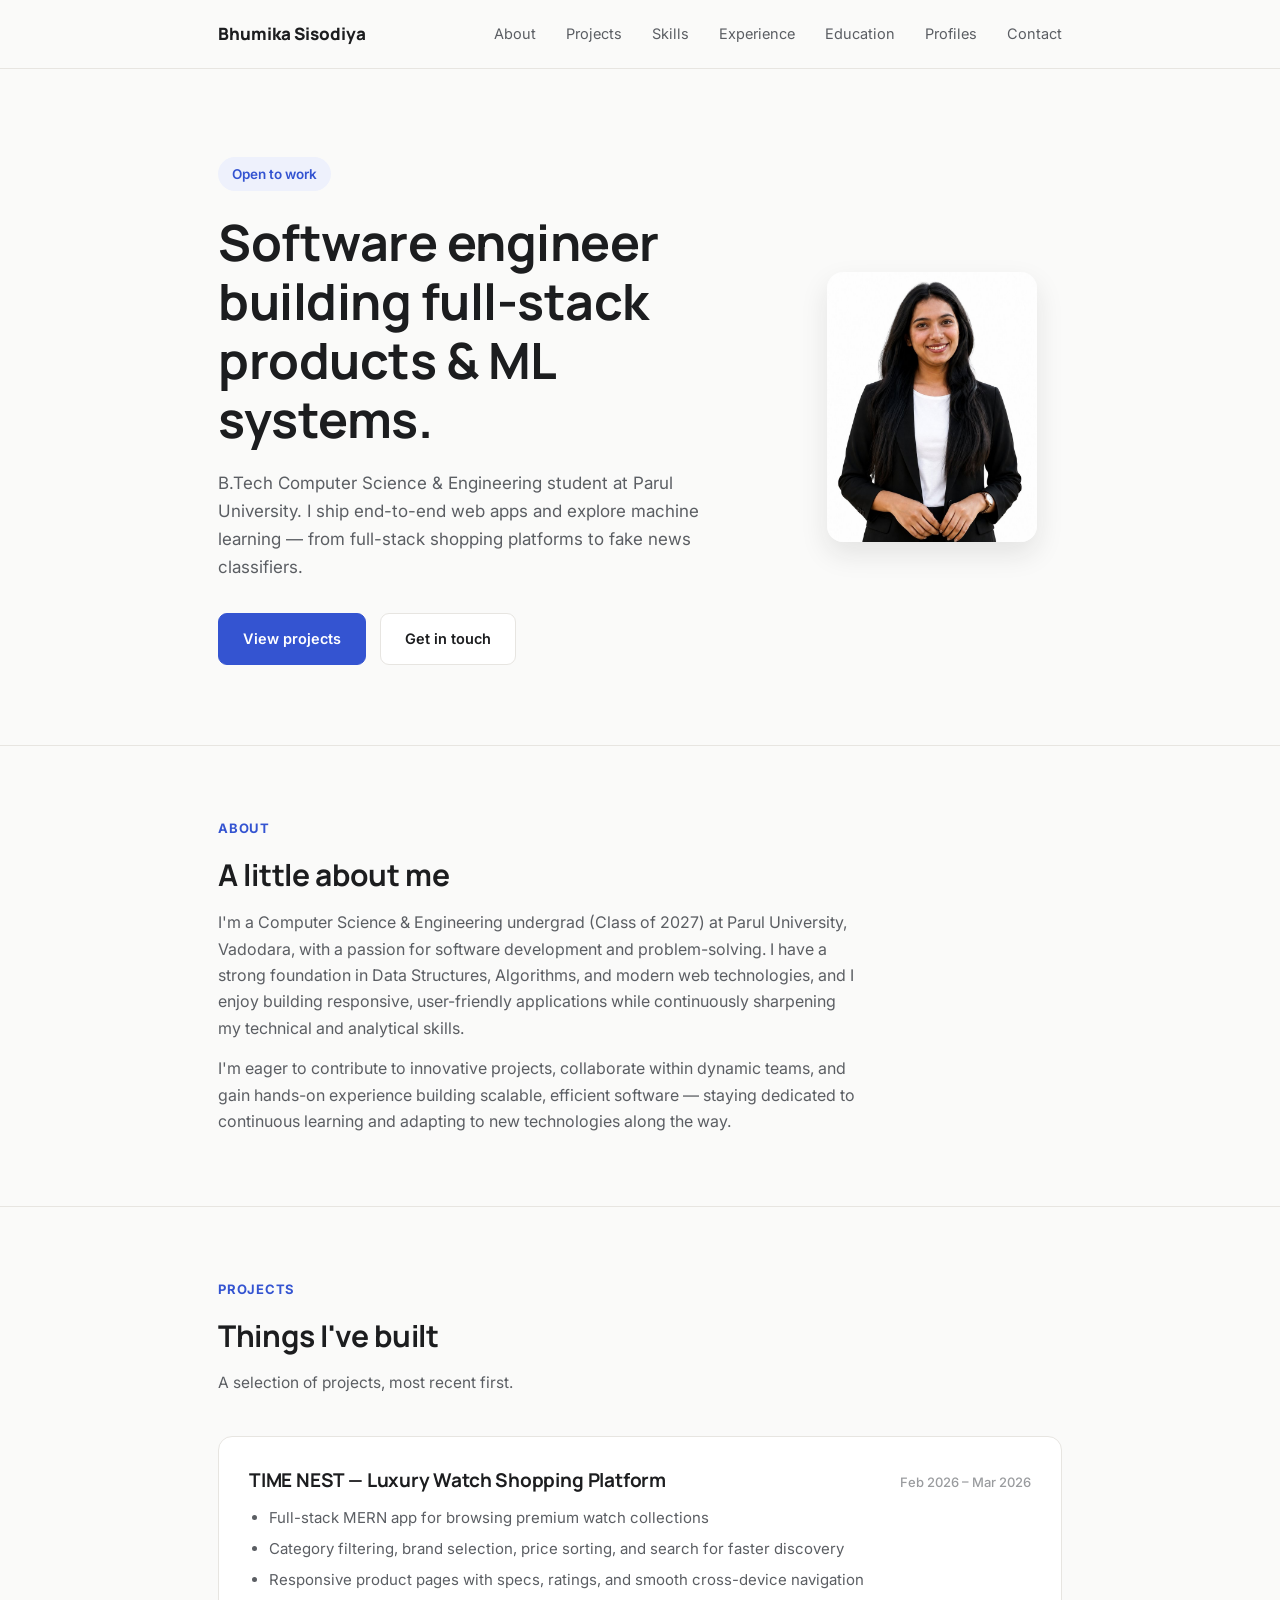
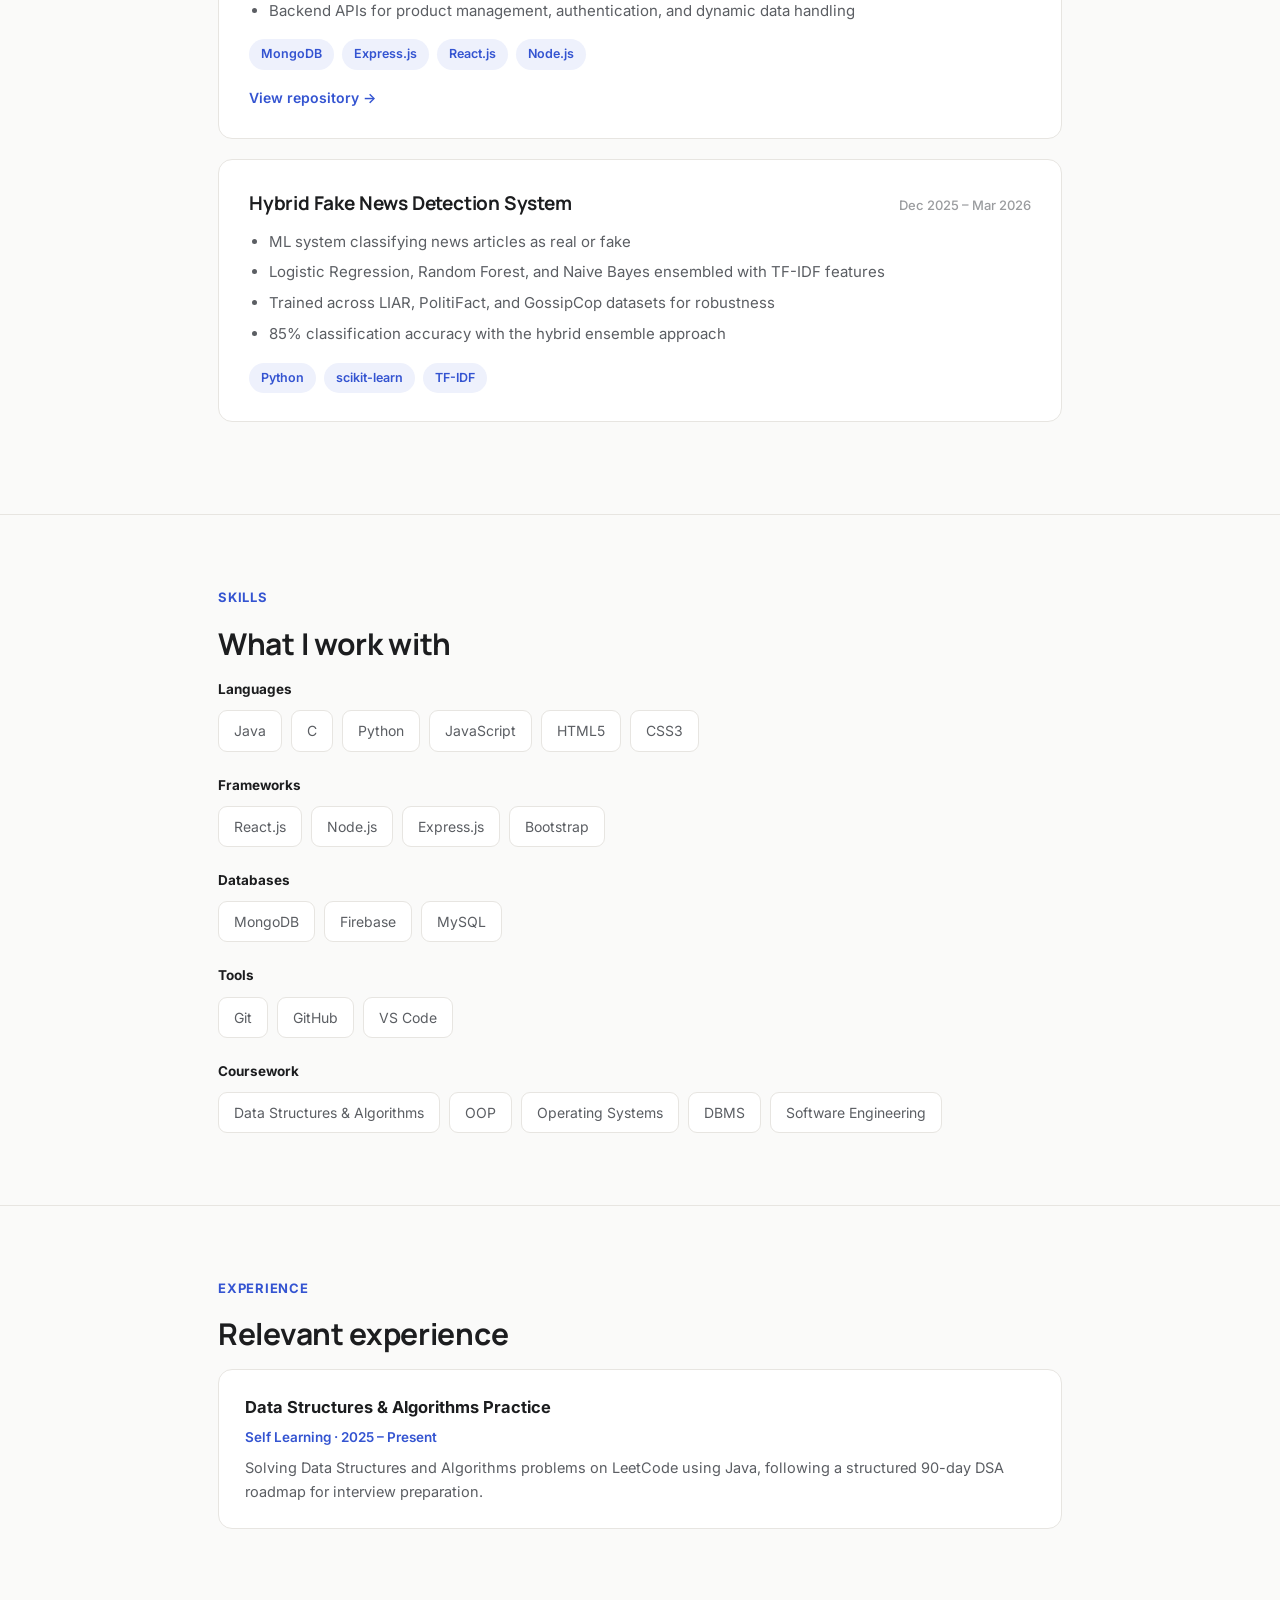
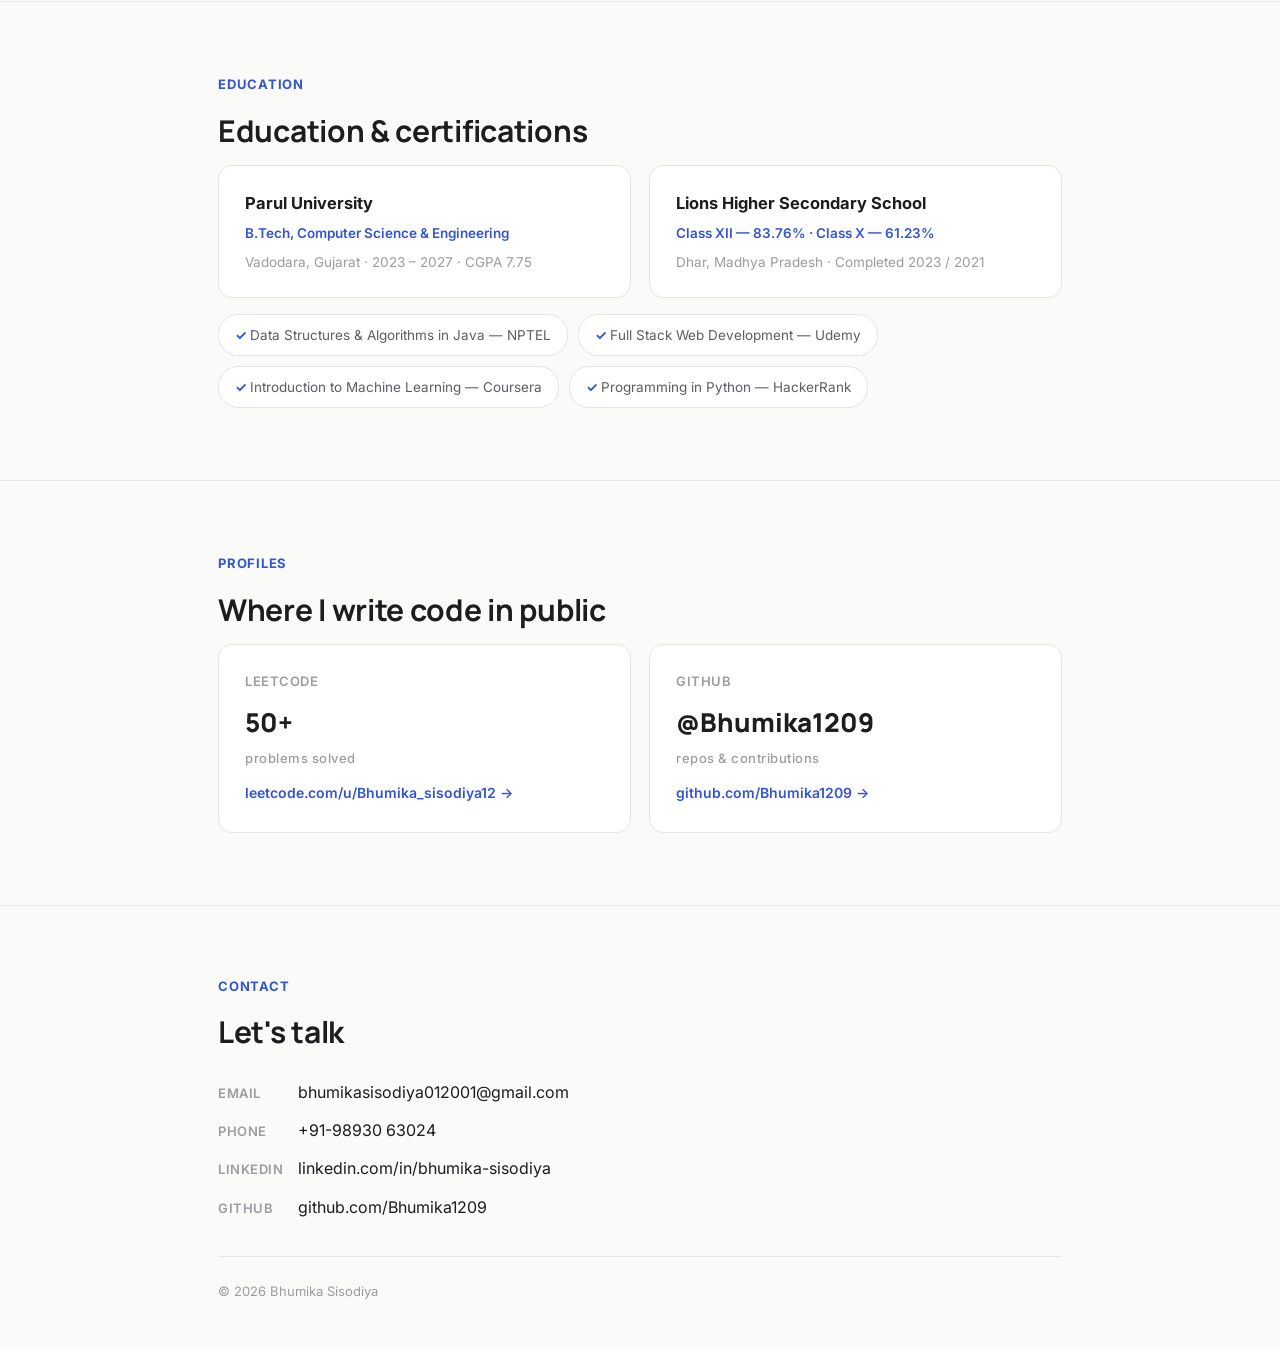
<file: bhumika-portfolio (3).html>
<!DOCTYPE html>
<html lang="en">
<head>
<meta charset="UTF-8">
<meta name="viewport" content="width=device-width, initial-scale=1.0">
<title>Bhumika Sisodiya — Software Engineer</title>
<link rel="preconnect" href="https://fonts.googleapis.com">
<link href="https://fonts.googleapis.com/css2?family=Manrope:wght@500;600;700;800&family=Inter:wght@400;500;600&display=swap" rel="stylesheet">
<style>
  :root{
    --bg:#FAFAF9;
    --surface:#FFFFFF;
    --line:#E7E5E1;
    --text:#1C1D1F;
    --text-dim:#5B5E63;
    --text-faint:#9A9C9F;
    --accent:#3454D1;
    --accent-soft:#EEF1FC;
    --radius:14px;
  }
  *{box-sizing:border-box; margin:0; padding:0;}
  html{scroll-behavior:smooth;}
  body{
    background:var(--bg);
    color:var(--text);
    font-family:'Inter',sans-serif;
    line-height:1.65;
  }
  ::selection{background:var(--accent); color:#fff;}
  a{color:inherit; text-decoration:none;}
  h1,h2,h3{font-family:'Manrope',sans-serif; font-weight:700; letter-spacing:-0.01em; color:var(--text);}
  .wrap{max-width:900px; margin:0 auto; padding:0 28px;}
  :focus-visible{outline:2px solid var(--accent); outline-offset:3px; border-radius:4px;}

  nav{
    position:sticky; top:0; z-index:50;
    background:rgba(250,250,249,0.9);
    backdrop-filter:blur(8px);
    border-bottom:1px solid var(--line);
  }
  nav .wrap{display:flex; align-items:center; justify-content:space-between; height:68px;}
  .logo{font-family:'Manrope',sans-serif; font-weight:800; font-size:17px;}
  .navlinks{display:none; gap:30px; font-size:14.5px; color:var(--text-dim);}
  .navlinks a{transition:color .2s;}
  .navlinks a:hover{color:var(--accent);}
  @media(min-width:720px){.navlinks{display:flex;}}

  /* HERO */
  .hero{padding:88px 0 80px;}
  .hero-grid{display:grid; grid-template-columns:1fr; gap:44px; align-items:center;}
  @media(min-width:800px){.hero-grid{grid-template-columns:1.35fr 0.65fr;}}
  .eyebrow-tag{
    display:inline-block; font-size:13.5px; font-weight:600; color:var(--accent);
    background:var(--accent-soft); padding:6px 14px; border-radius:20px; margin-bottom:22px;
  }
  .hero h1{font-size:clamp(32px,5.2vw,50px); line-height:1.18; max-width:620px;}
  .hero p.lede{margin-top:20px; max-width:520px; color:var(--text-dim); font-size:17px;}
  .hero-actions{display:flex; gap:14px; margin-top:32px; flex-wrap:wrap;}
  .btn{
    font-size:14.5px; font-weight:600; padding:13px 24px; border-radius:9px;
    display:inline-flex; align-items:center; gap:8px; border:1px solid var(--line);
    transition:all .2s ease;
  }
  .btn-primary{background:var(--accent); color:#fff; border-color:var(--accent);}
  .btn-primary:hover{background:#2c46b3;}
  .btn-ghost{background:var(--surface); color:var(--text);}
  .btn-ghost:hover{border-color:var(--accent); color:var(--accent);}

  .headshot-wrap{justify-self:center; text-align:center;}
  .headshot-wrap img{
    width:210px; height:270px; object-fit:cover; border-radius:16px;
    box-shadow:0 12px 28px rgba(28,29,31,0.10);
  }
  .headshot-cap{margin-top:14px; font-size:13px; color:var(--text-faint); font-weight:500;}

  section{padding:72px 0;}
  .divider{border-top:1px solid var(--line);}
  .eyebrow{font-size:13px; font-weight:700; color:var(--accent); text-transform:uppercase; letter-spacing:.06em; margin-bottom:10px;}
  .section-title{font-size:clamp(24px,3vw,30px); margin-bottom:10px;}
  .section-sub{color:var(--text-dim); font-size:15.5px; margin-bottom:40px; max-width:560px;}
  .reveal{opacity:0; transform:translateY(14px); transition:opacity .55s ease, transform .55s ease;}
  .reveal.in{opacity:1; transform:translateY(0);}

  .about p{color:var(--text-dim); max-width:640px; font-size:16px;}
  .about p + p{margin-top:14px;}

  /* PROJECTS */
  .project-card{
    background:var(--surface); border:1px solid var(--line); border-radius:var(--radius);
    padding:28px 30px; margin-bottom:20px;
  }
  .project-head{display:flex; flex-wrap:wrap; align-items:baseline; justify-content:space-between; gap:8px; margin-bottom:6px;}
  .project-head h3{font-size:19px;}
  .project-date{font-size:13px; color:var(--text-faint); font-weight:500;}
  .project-card ul{color:var(--text-dim); font-size:15px; padding-left:20px; margin-top:10px;}
  .project-card ul li{margin-bottom:6px;}
  .tag-row{display:flex; flex-wrap:wrap; gap:8px; margin-top:16px;}
  .tag{font-size:12.5px; font-weight:600; color:var(--accent); background:var(--accent-soft); padding:5px 12px; border-radius:16px;}
  .project-link{
    display:inline-flex; align-items:center; gap:6px; margin-top:16px;
    font-size:14px; font-weight:600; color:var(--accent);
  }
  .project-link:hover{text-decoration:underline;}

  /* SKILLS */
  .skill-group{margin-bottom:22px;}
  .skill-group:last-child{margin-bottom:0;}
  .skill-label{font-size:13.5px; font-weight:700; color:var(--text); margin-bottom:10px;}
  .skill-tags{display:flex; flex-wrap:wrap; gap:9px;}
  .skill-pill{font-size:14px; color:var(--text-dim); background:var(--surface); border:1px solid var(--line); padding:8px 15px; border-radius:9px;}

  /* EDUCATION + CERTS */
  .edu-grid{display:grid; gap:18px;}
  @media(min-width:700px){.edu-grid{grid-template-columns:1fr 1fr;}}
  .card{background:var(--surface); border:1px solid var(--line); border-radius:var(--radius); padding:24px 26px;}
  .card h4{font-size:16.5px; margin-bottom:5px;}
  .card .role{color:var(--accent); font-size:13.5px; font-weight:600; margin-bottom:6px;}
  .card .meta{color:var(--text-faint); font-size:13.5px;}

  .certs{margin-top:16px; display:flex; flex-wrap:wrap; gap:10px;}
  .cert-chip{font-size:13.5px; color:var(--text-dim); border:1px solid var(--line); background:var(--surface); padding:9px 16px; border-radius:20px;}
  .cert-chip::before{content:"✓ "; color:var(--accent); font-weight:700;}

  /* PROFILES */
  .profile-grid{display:grid; gap:18px;}
  @media(min-width:700px){.profile-grid{grid-template-columns:1fr 1fr;}}
  .profile-card{background:var(--surface); border:1px solid var(--line); border-radius:var(--radius); padding:26px; transition:box-shadow .2s, transform .2s;}
  .profile-card:hover{box-shadow:0 10px 24px rgba(28,29,31,0.08); transform:translateY(-2px);}
  .profile-card .plabel{color:var(--text-faint); font-size:13px; font-weight:600; text-transform:uppercase; letter-spacing:.04em;}
  .profile-card .stat{font-family:'Manrope',sans-serif; font-weight:800; font-size:26px; margin:8px 0 4px;}
  .profile-card a.visit{display:inline-block; margin-top:12px; font-size:14px; font-weight:600; color:var(--accent);}
  .profile-card a.visit:hover{text-decoration:underline;}

  /* CONTACT / FOOTER */
  footer{padding:70px 0 46px;}
  .contact-list{display:flex; flex-direction:column; gap:12px; margin-bottom:36px;}
  .contact-list a{font-size:16px; color:var(--text); transition:color .2s;}
  .contact-list a:hover{color:var(--accent);}
  .contact-list .k{color:var(--text-faint); font-size:13px; font-weight:600; text-transform:uppercase; letter-spacing:.04em; display:inline-block; width:80px;}
  .foot-bottom{
    display:flex; flex-wrap:wrap; justify-content:space-between; gap:10px;
    padding-top:24px; border-top:1px solid var(--line); color:var(--text-faint); font-size:13px;
  }

  @media (prefers-reduced-motion: reduce){
    *{animation-duration:0.001ms !important; transition-duration:0.001ms !important;}
    html{scroll-behavior:auto;}
  }
</style>
</head>
<body>

<nav>
  <div class="wrap">
    <div class="logo">Bhumika Sisodiya</div>
    <div class="navlinks">
      <a href="#about">About</a>
      <a href="#projects">Projects</a>
      <a href="#skills">Skills</a>
      <a href="#experience">Experience</a>
      <a href="#education">Education</a>
      <a href="#profiles">Profiles</a>
      <a href="#contact">Contact</a>
    </div>
  </div>
</nav>

<header class="hero">
  <div class="wrap">
    <div class="hero-grid">
      <div>
        <span class="eyebrow-tag">Open to work</span>
        <h1>Software engineer building full-stack products &amp; ML systems.</h1>
        <p class="lede">B.Tech Computer Science &amp; Engineering student at Parul University. I ship end-to-end web apps and explore machine learning — from full-stack shopping platforms to fake news classifiers.</p>
        <div class="hero-actions">
          <a class="btn btn-primary" href="#projects">View projects</a>
          <a class="btn btn-ghost" href="mailto:bhumikasisodiya012001@gmail.com">Get in touch</a>
        </div>
      </div>
      <div class="headshot-wrap">
        <img src="[data-uri]" alt="Portrait of Bhumika Sisodiya">
      </div>
    </div>
  </div>
</header>

<section class="about divider" id="about">
  <div class="wrap reveal">
    <div class="eyebrow">About</div>
    <h2 class="section-title">A little about me</h2>
    <p>I'm a Computer Science &amp; Engineering undergrad (Class of 2027) at Parul University, Vadodara, with a passion for software development and problem-solving. I have a strong foundation in Data Structures, Algorithms, and modern web technologies, and I enjoy building responsive, user-friendly applications while continuously sharpening my technical and analytical skills.</p>
    <p>I'm eager to contribute to innovative projects, collaborate within dynamic teams, and gain hands-on experience building scalable, efficient software — staying dedicated to continuous learning and adapting to new technologies along the way.</p>
  </div>
</section>

<section class="divider" id="projects">
  <div class="wrap">
    <div class="reveal">
      <div class="eyebrow">Projects</div>
      <h2 class="section-title">Things I've built</h2>
      <p class="section-sub">A selection of projects, most recent first.</p>
    </div>

    <div class="reveal">
      <div class="project-card">
        <div class="project-head">
          <h3>TIME NEST — Luxury Watch Shopping Platform</h3>
          <span class="project-date">Feb 2026 – Mar 2026</span>
        </div>
        <ul>
          <li>Full-stack MERN app for browsing premium watch collections</li>
          <li>Category filtering, brand selection, price sorting, and search for faster discovery</li>
          <li>Responsive product pages with specs, ratings, and smooth cross-device navigation</li>
          <li>Backend APIs for product management, authentication, and dynamic data handling</li>
        </ul>
        <div class="tag-row">
          <span class="tag">MongoDB</span><span class="tag">Express.js</span><span class="tag">React.js</span><span class="tag">Node.js</span>
        </div>
        <a class="project-link" href="https://github.com/Bhumika1209/TIMENEST-" target="_blank" rel="noopener">View repository →</a>
      </div>

      <div class="project-card">
        <div class="project-head">
          <h3>Hybrid Fake News Detection System</h3>
          <span class="project-date">Dec 2025 – Mar 2026</span>
        </div>
        <ul>
          <li>ML system classifying news articles as real or fake</li>
          <li>Logistic Regression, Random Forest, and Naive Bayes ensembled with TF-IDF features</li>
          <li>Trained across LIAR, PolitiFact, and GossipCop datasets for robustness</li>
          <li>85% classification accuracy with the hybrid ensemble approach</li>
        </ul>
        <div class="tag-row">
          <span class="tag">Python</span><span class="tag">scikit-learn</span><span class="tag">TF-IDF</span>
        </div>
      </div>
    </div>
  </div>
</section>

<section class="divider" id="skills">
  <div class="wrap reveal">
    <div class="eyebrow">Skills</div>
    <h2 class="section-title">What I work with</h2>

    <div class="skill-group">
      <div class="skill-label">Languages</div>
      <div class="skill-tags">
        <span class="skill-pill">Java</span><span class="skill-pill">C</span><span class="skill-pill">Python</span><span class="skill-pill">JavaScript</span><span class="skill-pill">HTML5</span><span class="skill-pill">CSS3</span>
      </div>
    </div>
    <div class="skill-group">
      <div class="skill-label">Frameworks</div>
      <div class="skill-tags">
        <span class="skill-pill">React.js</span><span class="skill-pill">Node.js</span><span class="skill-pill">Express.js</span><span class="skill-pill">Bootstrap</span>
      </div>
    </div>
    <div class="skill-group">
      <div class="skill-label">Databases</div>
      <div class="skill-tags">
        <span class="skill-pill">MongoDB</span><span class="skill-pill">Firebase</span><span class="skill-pill">MySQL</span>
      </div>
    </div>
    <div class="skill-group">
      <div class="skill-label">Tools</div>
      <div class="skill-tags">
        <span class="skill-pill">Git</span><span class="skill-pill">GitHub</span><span class="skill-pill">VS Code</span>
      </div>
    </div>
    <div class="skill-group">
      <div class="skill-label">Coursework</div>
      <div class="skill-tags">
        <span class="skill-pill">Data Structures &amp; Algorithms</span><span class="skill-pill">OOP</span><span class="skill-pill">Operating Systems</span><span class="skill-pill">DBMS</span><span class="skill-pill">Software Engineering</span>
      </div>
    </div>
  </div>
</section>

<section class="divider" id="experience">
  <div class="wrap reveal">
    <div class="eyebrow">Experience</div>
    <h2 class="section-title">Relevant experience</h2>
    <div class="card">
      <h4>Data Structures &amp; Algorithms Practice</h4>
      <div class="role">Self Learning · 2025 – Present</div>
      <div class="meta" style="margin-top:8px; color:var(--text-dim); font-size:14.5px;">Solving Data Structures and Algorithms problems on LeetCode using Java, following a structured 90-day DSA roadmap for interview preparation.</div>
    </div>
  </div>
</section>

<section class="divider" id="education">
  <div class="wrap reveal">
    <div class="eyebrow">Education</div>
    <h2 class="section-title">Education &amp; certifications</h2>
    <div class="edu-grid">
      <div class="card">
        <h4>Parul University</h4>
        <div class="role">B.Tech, Computer Science &amp; Engineering</div>
        <div class="meta">Vadodara, Gujarat · 2023 – 2027 · CGPA 7.75</div>
      </div>
      <div class="card">
        <h4>Lions Higher Secondary School</h4>
        <div class="role">Class XII — 83.76% · Class X — 61.23%</div>
        <div class="meta">Dhar, Madhya Pradesh · Completed 2023 / 2021</div>
      </div>
    </div>
    <div class="certs">
      <span class="cert-chip">Data Structures &amp; Algorithms in Java — NPTEL</span>
      <span class="cert-chip">Full Stack Web Development — Udemy</span>
      <span class="cert-chip">Introduction to Machine Learning — Coursera</span>
      <span class="cert-chip">Programming in Python — HackerRank</span>
    </div>
  </div>
</section>

<section class="divider" id="profiles">
  <div class="wrap reveal">
    <div class="eyebrow">Profiles</div>
    <h2 class="section-title">Where I write code in public</h2>
    <div class="profile-grid">
      <div class="profile-card">
        <div class="plabel">LeetCode</div>
        <div class="stat">50+</div>
        <div class="plabel" style="text-transform:none; font-weight:500;">problems solved</div>
        <a class="visit" href="https://leetcode.com/u/Bhumika_sisodiya12/" target="_blank" rel="noopener">leetcode.com/u/Bhumika_sisodiya12 →</a>
      </div>
      <div class="profile-card">
        <div class="plabel">GitHub</div>
        <div class="stat">@Bhumika1209</div>
        <div class="plabel" style="text-transform:none; font-weight:500;">repos &amp; contributions</div>
        <a class="visit" href="https://github.com/Bhumika1209" target="_blank" rel="noopener">github.com/Bhumika1209 →</a>
      </div>
    </div>
  </div>
</section>

<footer class="divider" id="contact">
  <div class="wrap reveal">
    <div class="eyebrow">Contact</div>
    <h2 class="section-title" style="margin-bottom:22px;">Let's talk</h2>
    <div class="contact-list">
      <a href="mailto:bhumikasisodiya012001@gmail.com"><span class="k">Email</span>bhumikasisodiya012001@gmail.com</a>
      <a href="tel:+919893063024"><span class="k">Phone</span>+91-98930 63024</a>
      <a href="https://www.linkedin.com/in/bhumika-sisodiya-782882373/" target="_blank" rel="noopener"><span class="k">LinkedIn</span>linkedin.com/in/bhumika-sisodiya</a>
      <a href="https://github.com/Bhumika1209" target="_blank" rel="noopener"><span class="k">GitHub</span>github.com/Bhumika1209</a>
    </div>
    <div class="foot-bottom">
      <span>© 2026 Bhumika Sisodiya</span>
    </div>
  </div>
</footer>

<script>
  const io = new IntersectionObserver((entries) => {
    entries.forEach(e => { if(e.isIntersecting){ e.target.classList.add('in'); io.unobserve(e.target); } });
  }, {threshold:0.12});
  document.querySelectorAll('.reveal').forEach(el => io.observe(el));
</script>

</body>
</html>
</file>
